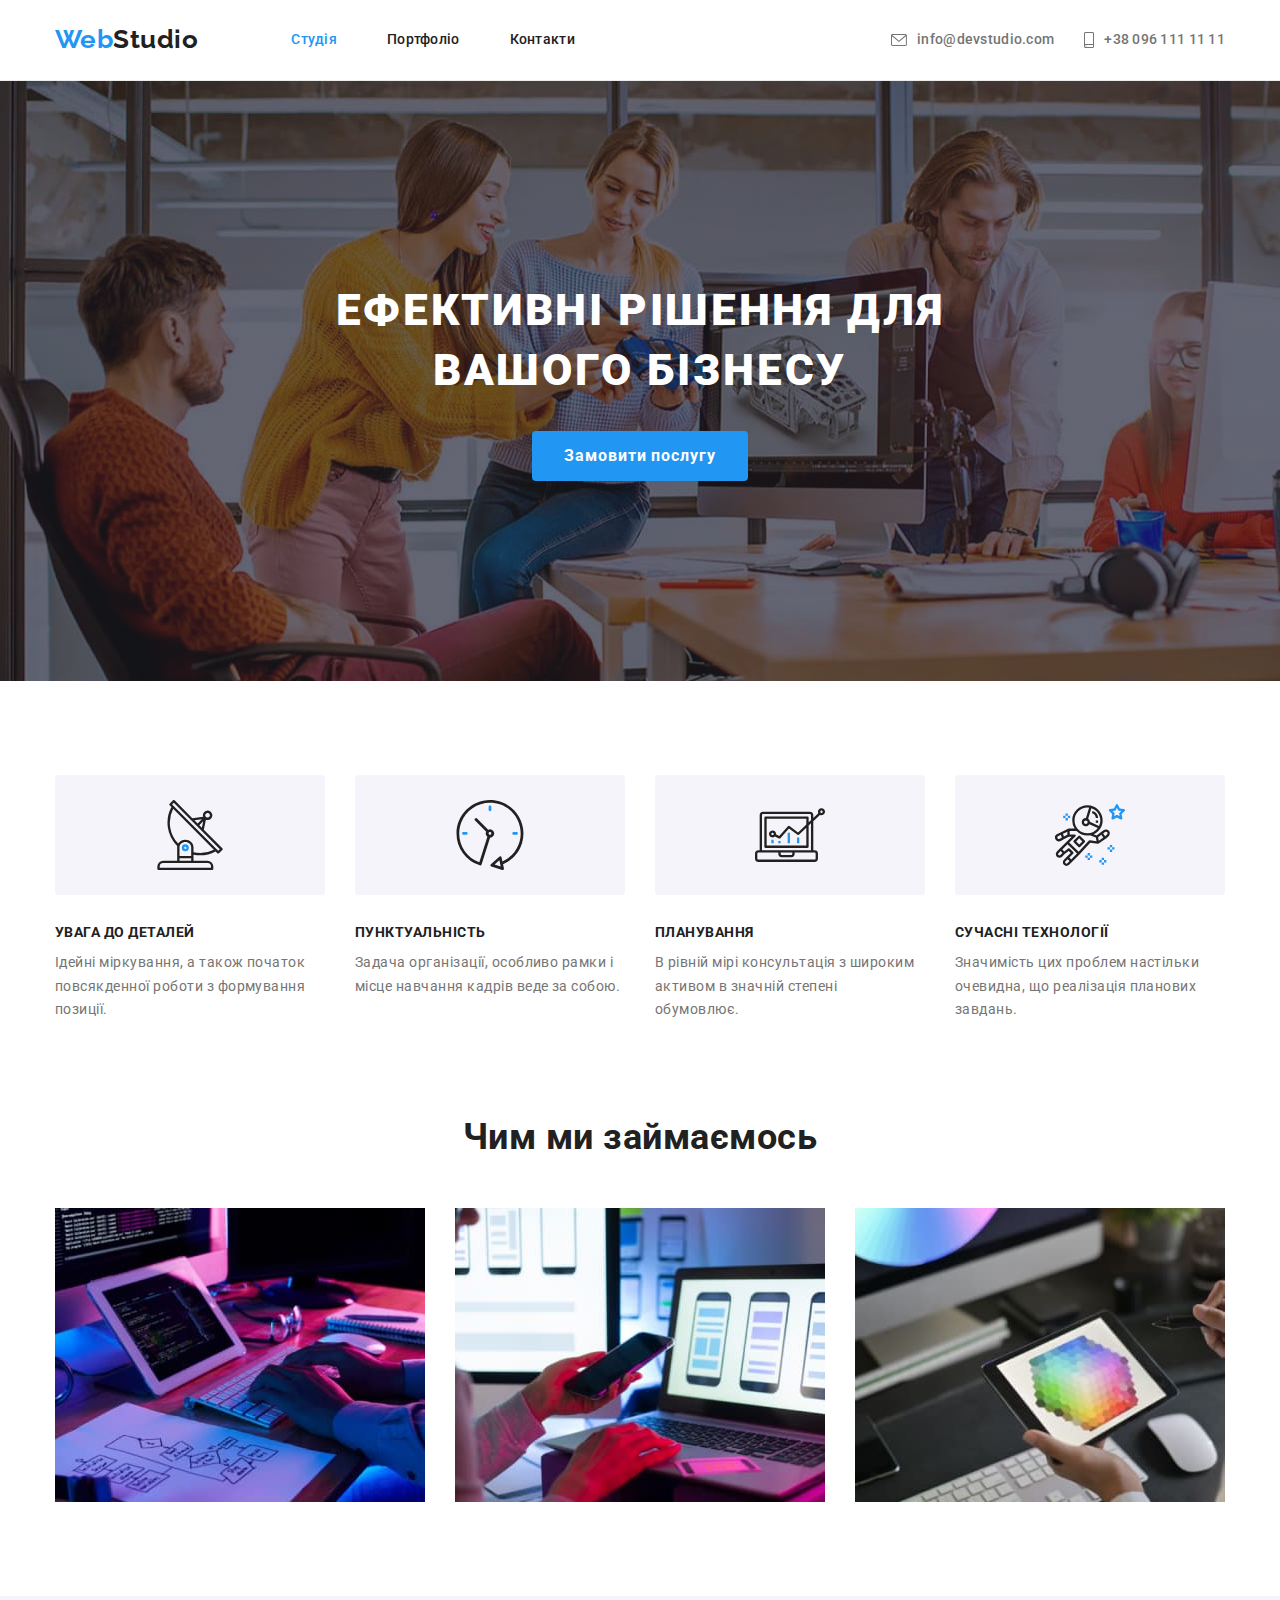
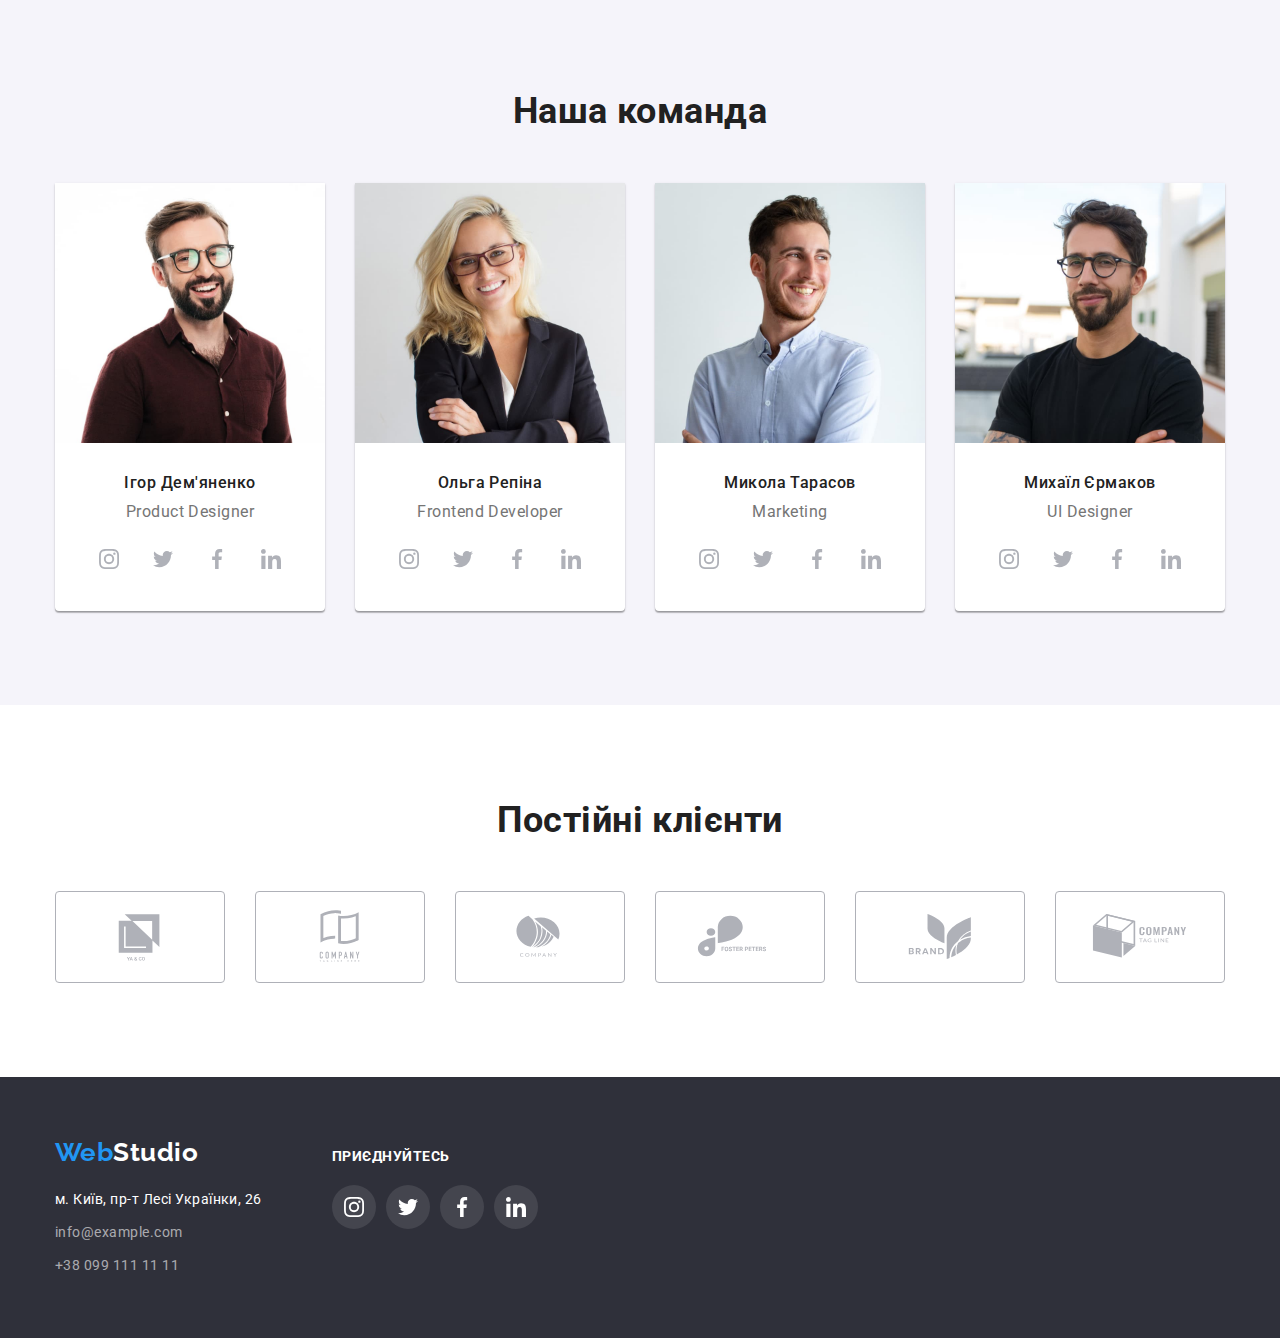
<file: index.html>
<!DOCTYPE html>
<html lang="uk">
  <head>
    <meta charset="UTF-8" />
    <meta http-equiv="X-UA-Compatible" content="IE=edge" />
    <meta name="viewport" content="width=device-width, initial-scale=1.0" />
    <title>WebStudio</title>
    <link rel="preconnect" href="https://fonts.googleapis.com" />
    <link rel="preconnect" href="https://fonts.gstatic.com" crossorigin />
    <link
      href="https://fonts.googleapis.com/css2?family=Raleway:wght@700&family=Roboto:wght@400;500;700;900&display=swap"
      rel="stylesheet"
    />
    <link
      rel="stylesheet"
      href="https://cdnjs.cloudflare.com/ajax/libs/modern-normalize/1.1.0/modern-normalize.min.css"
    />
    <link rel="stylesheet" href="./css/styles.css" />
  </head>

  <body>
    <header class="header">
      <div class="container">
        <nav class="nav-header">
          <a href="/" lang="en" class="logo link"> <span class="web">Web</span>Studio </a>

          <ul class="nav-list">
            <li class="item">
              <a class="nav-link link current" href="">Студія</a>
            </li>
            <li class="item">
              <a class="nav-link link" href="./portfolio.html">Портфоліо</a>
            </li>
            <li class="item">
              <a class="nav-link link" href="">Контакти</a>
            </li>
          </ul>
        </nav>
        <ul class="address-list">
          <li class="item">
            <a
              class="address link"
              href="mail:info@devstudio.com"
              target="_blank"
              rel="noopener noreferrer"
            >
              <svg class="adress-list-icon" width="16" height="12">
                <use href="./image/icons.svg#envelope"></use>
              </svg>
              info@devstudio.com</a
            >
          </li>
          <li class="item">
            
              <a
                class="address link"
                href="tel:+380961111111"
                target="_blank"
                rel="noopener noreferrer"
              >
                <svg class="adress-list-icon" width="10" height="16">
                  <use href="./image/icons.svg#smartphone"></use>
                </svg>
                +38 096 111 11 11</a
              >
            
          </li>
        </ul>
      </div>
    </header>

    <main>
      <section class="hero">
        <div class="container">
          <h1 class="hero-title">Ефективні рішення для вашого бізнесу</h1>
          <button type="button" class="hero-button">Замовити послугу</button>
        </div>
      </section>

      <section class="section benefits">
        <div class="container">
          <h2 class="visually-hidden">Наші переваги</h2>
          <ul class="benefits-list">
            <li class="benefits-item">
              <div class="benefits-recktangl">
                <svg class="benefits-icon" width="70" height="70">
                  <use href="./image/icons.svg#antenna"></use>
                </svg>
              </div>
              <h3 class="benefits-title">Увага до деталей</h3>
              <p class="benefits-text">
                Ідейні міркування, а також початок повсякденної роботи з формування позиції.
              </p>
            </li>
            <li class="benefits-item">
              <div class="benefits-recktangl">
                <svg class="benefits-icon" width="70" height="70">
                  <use href="./image/icons.svg#clock"></use>
                </svg>
              </div>
              <h3 class="benefits-title">Пунктуальність</h3>
              <p class="benefits-text">
                Задача організації, особливо рамки і місце навчання кадрів веде за собою.
              </p>
            </li>
            <li class="benefits-item">
              <div class="benefits-recktangl">
                <svg class="benefits-icon" width="70" height="70">
                  <use href="./image/icons.svg#diagram"></use>
                </svg>
              </div>
              <h3 class="benefits-title">Планування</h3>
              <p class="benefits-text">
                В рівній мірі консультація з широким активом в значній степені обумовлює.
              </p>
            </li>
            <li class="benefits-item">
              <div class="benefits-recktangl">
                <svg class="benefits-icon" width="70" height="70">
                  <use href="./image/icons.svg#astronaut"></use>
                </svg>
              </div>
              <h3 class="benefits-title">Сучасні технології</h3>
              <p class="benefits-text">
                Значимість цих проблем настільки очевидна, що реалізація планових завдань.
              </p>
            </li>
          </ul>
        </div>
      </section>

      <section class="section services">
        <div class="container">
          <h2 class="services-title">Чим ми займаємось</h2>
          <ul class="services-list">
            <li>
              <img src="./image/services/scheme.jpg" alt="верстка" width="370" height="294" />
            </li>
            <li>
              <img src="./image/services/addition.jpg" alt="розробка" width="370" height="294" />
            </li>
            <li>
              <img src="./image/services/design.jpg" alt="дизайн" width="370" height="294" />
            </li>
          </ul>
        </div>
      </section>

      <section class="section team">
        <div class="container">
          <h2 class="team-title">Наша команда</h2>
          <ul class="team-list">
            <li class="team-item">
              <img
                src="./image/section-team/photo1.jpg"
                alt="дизайнер продукту"
                width="270"
                height="260"
              />
              <div class="team-wrapper">
                <h3 class="team-name">Ігор Дем'яненко</h3>
                <p lang="en" class="team-text">Product Designer</p>
                <ul class="team-social-list">
                  <li class="team-social-item">
                    <a
                      class="team-social-link link"
                      href=""
                      target="_blank"
                      rel="noopener noreferrer"
                    >
                      <svg class="team-icon" width="20" height="20">
                        <use href="./image/icons.svg#instagram"></use>
                      </svg>
                    </a>
                  </li>
                  <li class="team-social-item">
                    <a
                      class="team-social-link link"
                      href=""
                      target="_blank"
                      rel="noopener noreferrer"
                    >
                      <svg class="team-icon" width="20" height="20">
                        <use href="./image/icons.svg#twitter"></use>
                      </svg>
                    </a>
                  </li>
                  <li class="team-social-item">
                    <a
                      class="team-social-link link"
                      href=""
                      target="_blank"
                      rel="noopener noreferrer"
                    >
                      <svg class="team-icon" width="20" height="20">
                        <use href="./image/icons.svg#facebook"></use>
                      </svg>
                    </a>
                  </li>
                  <li class="team-social-item">
                    <a
                      class="team-social-link link"
                      href=""
                      target="_blank"
                      rel="noopener noreferrer"
                    >
                      <svg class="team-icon" width="20" height="20">
                        <use href="./image/icons.svg#linkedin"></use>
                      </svg>
                    </a>
                  </li>
                </ul>
              </div>
            </li>
            <li class="team-item">
              <img src="./image/section-team/photo2.jpg" alt="фронтенд" width="270" height="260" />
              <div class="team-wrapper">
                <h3 class="team-name">Ольга Репіна</h3>
                <p lang="en" class="team-text">Frontend Developer</p>
                <ul class="team-social-list">
                  <li class="team-social-item">
                    <a
                      class="team-social-link link"
                      href=""
                      target="_blank"
                      rel="noopener noreferrer"
                    >
                      <svg class="team-icon" width="20" height="20">
                        <use href="./image/icons.svg#instagram"></use>
                      </svg>
                    </a>
                  </li>
                  <li class="team-social-item">
                    <a
                      class="team-social-link link"
                      href=""
                      target="_blank"
                      rel="noopener noreferrer"
                    >
                      <svg class="team-icon" width="20" height="20">
                        <use href="./image/icons.svg#twitter"></use>
                      </svg>
                    </a>
                  </li>
                  <li class="team-social-item">
                    <a
                      class="team-social-link link"
                      href=""
                      target="_blank"
                      rel="noopener noreferrer"
                    >
                      <svg class="team-icon" width="20" height="20">
                        <use href="./image/icons.svg#facebook"></use>
                      </svg>
                    </a>
                  </li>
                  <li class="team-social-item">
                    <a
                      class="team-social-link link"
                      href=""
                      target="_blank"
                      rel="noopener noreferrer"
                    >
                      <svg class="team-icon" width="20" height="20">
                        <use href="./image/icons.svg#linkedin"></use>
                      </svg>
                    </a>
                  </li>
                </ul>
              </div>
            </li>
            <li class="team-item">
              <img
                src="./image/section-team/photo3.jpg"
                alt="маркетолог"
                width="270"
                height="260"
              />
              <div class="team-wrapper">
                <h3 class="team-name">Микола Тарасов</h3>
                <p lang="en" class="team-text">Marketing</p>
                <ul class="team-social-list">
                  <li class="team-social-item">
                    <a
                      class="team-social-link link"
                      href=""
                      target="_blank"
                      rel="noopener noreferrer"
                    >
                      <svg class="team-icon" width="20" height="20">
                        <use href="./image/icons.svg#instagram"></use>
                      </svg>
                    </a>
                  </li>
                  <li class="team-social-item">
                    <a
                      class="team-social-link link"
                      href=""
                      target="_blank"
                      rel="noopener noreferrer"
                    >
                      <svg class="team-icon" width="20" height="20">
                        <use href="./image/icons.svg#twitter"></use>
                      </svg>
                    </a>
                  </li>
                  <li class="team-social-item">
                    <a
                      class="team-social-link link"
                      href=""
                      target="_blank"
                      rel="noopener noreferrer"
                    >
                      <svg class="team-icon" width="20" height="20">
                        <use href="./image/icons.svg#facebook"></use>
                      </svg>
                    </a>
                  </li>
                  <li class="team-social-item">
                    <a
                      class="team-social-link link"
                      href=""
                      target="_blank"
                      rel="noopener noreferrer"
                    >
                      <svg class="team-icon" width="20" height="20">
                        <use href="./image/icons.svg#linkedin"></use>
                      </svg>
                    </a>
                  </li>
                </ul>
              </div>
            </li>
            <li class="team-item">
              <img src="./image/section-team/photo4.jpg" alt="дизайнер" width="270" height="260" />
              <div class="team-wrapper">
                <h3 class="team-name">Михаїл Єрмаков</h3>
                <p lang="en" class="team-text">UI Designer</p>
                <ul class="team-social-list">
                  <li class="team-social-item">
                    <a
                      class="team-social-link link"
                      href=""
                      target="_blank"
                      rel="noopener noreferrer"
                    >
                      <svg class="team-icon" width="20" height="20">
                        <use href="./image/icons.svg#instagram"></use>
                      </svg>
                    </a>
                  </li>
                  <li class="team-social-item">
                    <a
                      class="team-social-link link"
                      href=""
                      target="_blank"
                      rel="noopener noreferrer"
                    >
                      <svg class="team-icon" width="20" height="20">
                        <use href="./image/icons.svg#twitter"></use>
                      </svg>
                    </a>
                  </li>
                  <li class="team-social-item">
                    <a
                      class="team-social-link link"
                      href=""
                      target="_blank"
                      rel="noopener noreferrer"
                    >
                      <svg class="team-icon" width="20" height="20">
                        <use href="./image/icons.svg#facebook"></use>
                      </svg>
                    </a>
                  </li>
                  <li class="team-social-item">
                    <a
                      class="team-social-link link"
                      href=""
                      target="_blank"
                      rel="noopener noreferrer"
                    >
                      <svg class="team-icon" width="20" height="20">
                        <use href="./image/icons.svg#linkedin"></use>
                      </svg>
                    </a>
                  </li>
                </ul>
              </div>
            </li>
          </ul>
        </div>
      </section>

      <section class="section client">
        <div class="container">
          <h2 class="client-title">Постійні клієнти</h2>
          <ul class="client-list">
            <li class="client-item">
              <a class="client-link" href="" target="_blank" rel="noopener noreferrer">
                <svg class="client-logo" width="106" height="60">
                  <use href="./image/icons.svg#client-1"></use>
                </svg>
              </a>
            </li>
            <li class="client-item">
              <a class="client-link" href="" target="_blank" rel="noopener noreferrer">
                <svg class="client-logo" width="106" height="60">
                  <use href="./image/icons.svg#client-2"></use>
                </svg>
              </a>
            </li>
            <li class="client-item">
              <a class="client-link" href="" target="_blank" rel="noopener noreferrer">
                <svg class="client-logo" width="106" height="60">
                  <use href="./image/icons.svg#client-3"></use>
                </svg>
              </a>
            </li>
            <li class="client-item">
              <a class="client-link" href="" target="_blank" rel="noopener noreferrer">
                <svg class="client-logo" width="106" height="60">
                  <use href="./image/icons.svg#client-4"></use>
                </svg>
              </a>
            </li>
            <li class="client-item">
              <a class="client-link" href="" target="_blank" rel="noopener noreferrer">
                <svg class="client-logo" width="106" height="60">
                  <use href="./image/icons.svg#client-5"></use>
                </svg>
              </a>
            </li>
            <li class="client-item">
              <a class="client-link" href="" target="_blank" rel="noopener noreferrer">
                <svg class="client-logo" width="106" height="60">
                  <use href="./image/icons.svg#client-6"></use>
                </svg>
              </a>
            </li>
          </ul>
        </div>
      </section>
    </main>

    <footer class="page-footer">
      <div class="container">
        <div class="footer-contact">
          <a class="logo footer link" href="/" lang="en"><span class="web">Web</span>Studio </a>
          <address class="contact">
            <ul class="contact-list">
              <li class="map contact-item">м. Київ, пр-т Лесі Українки, 26</li>
              <li class="contact-item">
                <a
                  class="contact-link link"
                  href="info@example.com"
                  target="_blank"
                  rel="noopener noreferrer"
                  >info@example.com</a
                >
              </li>
              <li class="contact-item">
                <a
                  class="contact-link link"
                  href="+380991111111"
                  target="_blank"
                  rel="noopener noreferrer"
                  >+38 099 111 11 11</a
                >
              </li>
            </ul>
          </address>
        </div>

        <div class="footer-social">
          <h2 class="footer-title">Приєднуйтесь</h2>
          <ul class="footer-social-list">
            <li class="footer-social-item">
              <a class="footer-social-link link" href="" target="_blank" rel="noopener noreferrer">
                <svg class="footer-icon" width="20" height="20">
                  <use href="./image/icons.svg#instagram"></use>
                </svg>
              </a>
            </li>
            <li class="footer-social-item">
              <a class="footer-social-link link" href="" target="_blank" rel="noopener noreferrer">
                <svg class="footer-icon" width="20" height="20">
                  <use href="./image/icons.svg#twitter"></use>
                </svg>
              </a>
            </li>
            <li class="footer-social-item">
              <a class="footer-social-link link" href="" target="_blank" rel="noopener noreferrer">
                <svg class="footer-icon" width="20" height="20">
                  <use href="./image/icons.svg#facebook"></use>
                </svg>
              </a>
            </li>
            <li class="footer-social-item">
              <a class="footer-social-link link" href="" target="_blank" rel="noopener noreferrer">
                <svg class="footer-icon" width="20" height="20">
                  <use href="./image/icons.svg#linkedin"></use>
                </svg>
              </a>
            </li>
          </ul>
        </div>
      </div>
    </footer>
  </body>
</html>
</file>
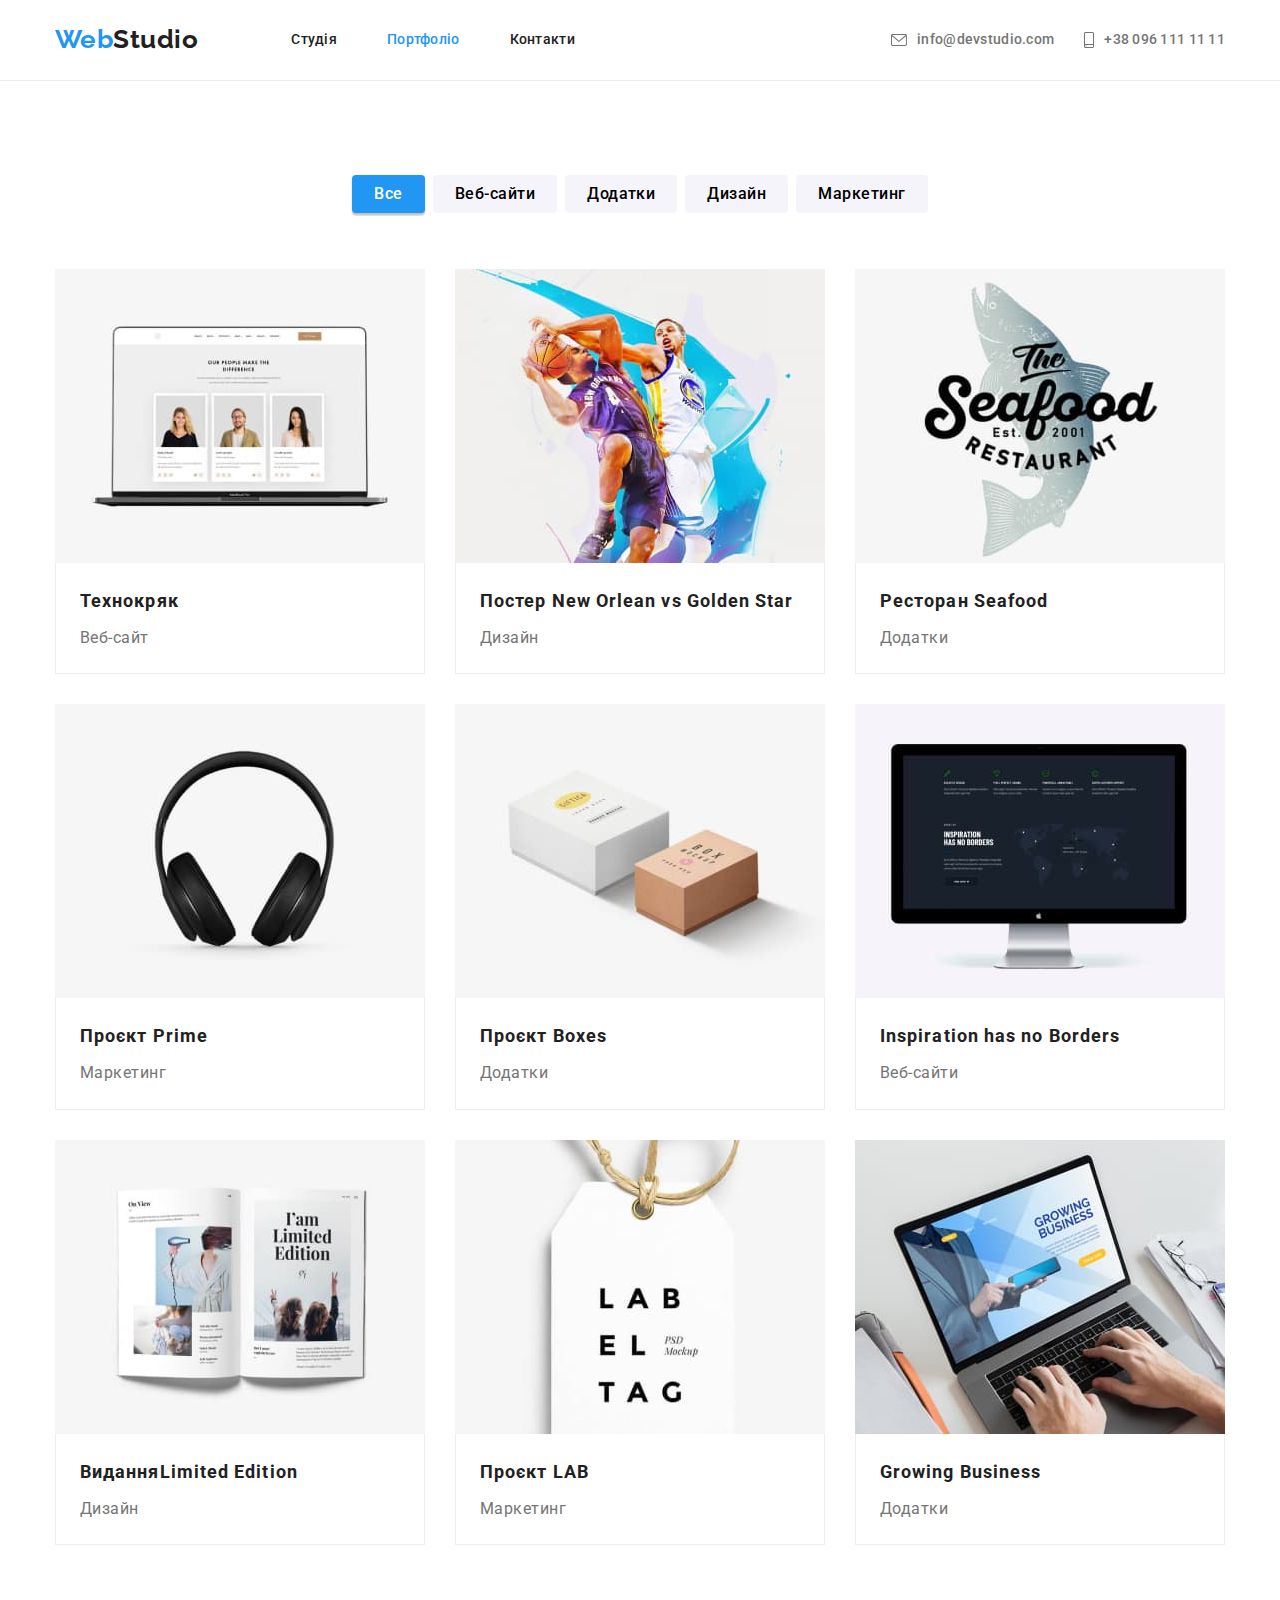
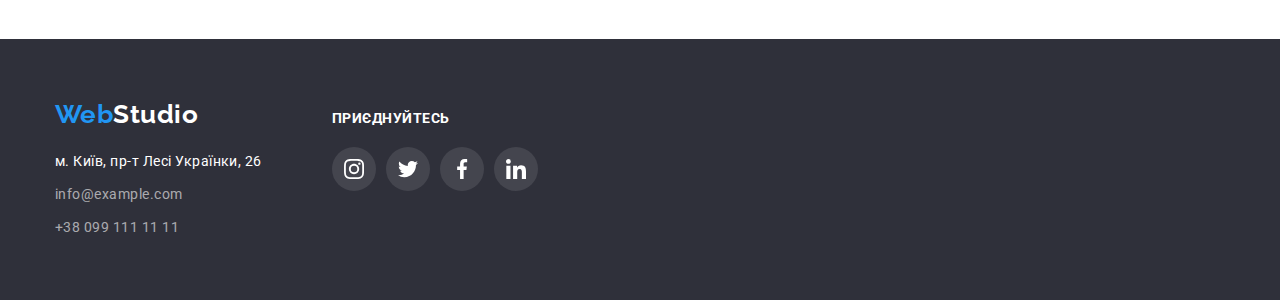
<file: portfolio.html>
<!DOCTYPE html>
<html lang="uk">
  <head>
    <meta charset="UTF-8" />
    <meta http-equiv="X-UA-Compatible" content="IE=edge" />
    <meta name="viewport" content="width=device-width, initial-scale=1.0" />
    <title>WebStudio</title>
    <link rel="preconnect" href="https://fonts.googleapis.com" />
    <link rel="preconnect" href="https://fonts.gstatic.com" crossorigin />
    <link
      href="https://fonts.googleapis.com/css2?family=Raleway:wght@700&family=Roboto:wght@400;500;700;900&display=swap"
      rel="stylesheet"
    />
    <link
      rel="stylesheet"
      href="https://cdnjs.cloudflare.com/ajax/libs/modern-normalize/1.1.0/modern-normalize.min.css"
    />

    <link rel="stylesheet" href="./css/styles.css" />
  </head>

  <body>
    <header class="header">
      <div class="container">
        <nav class="nav-header">
          <a href="/" lang="en" class="logo link"> <span class="web">Web</span>Studio </a>

          <ul class="nav-list">
            <li class="item">
              <a class="link" href="">Студія</a>
            </li>
            <li class="item">
              <a class="link current" href="./portfolio.html">Портфоліо</a>
            </li>
            <li class="item">
              <a class="link" href="">Контакти</a>
            </li>
          </ul>
        </nav>
        <ul class="address-list">
          <li class="item">
            <a
              class="address link"
              href="mail:info@devstudio.com"
              target="_blank"
              rel="noopener noreferrer"
            >
              <svg class="adress-list-icon" width="16" height="12">
                <use href="./image/icons.svg#envelope"></use>
              </svg>
              info@devstudio.com</a
            >
          </li>
          <li class="item">
            <div class="header-adress">
              <a
                class="address link"
                href="tel:+380961111111"
                target="_blank"
                rel="noopener noreferrer"
              >
                <svg class="adress-list-icon" width="10" height="16">
                  <use href="./image/icons.svg#smartphone"></use>
                </svg>
                +38 096 111 11 11</a
              >
            </div>
          </li>
        </ul>
      </div>
    </header>
    <main>
      <section class="section">
        <div class="container">
          <h1 class="visually-hidden">Наші роботи</h1>
          <ul class="btn-list">
            <li class="btn-item">
              <button class="filter active-btn" type="button">Все</button>
            </li>
            <li class="btn-item">
              <button class="filter" type="button">Веб-сайти</button>
            </li>
            <li class="btn-item">
              <button class="filter" type="button">Додатки</button>
            </li>
            <li class="btn-item">
              <button class="filter" type="button">Дизайн</button>
            </li>
            <li class="btn-item">
              <button class="filter" type="button">Маркетинг</button>
            </li>
          </ul>
          <ul class="portfolio-list">
            <li class="portfolio-item">
              <a class="portfolio-link link" href="">
                <img
                  src="./image/portfolio/technocrack.jpg"
                  alt="Сторінка веб-сайту"
                  width="370"
                  height="294"
                />
                <div class="portfolio-text">
                  <h2 class="portfolio-title">Технокряк</h2>
                  <p class="portfolio-filter">Веб-сайт</p>
                </div>
              </a>
            </li>
            <li class="portfolio-item">
              <a class="portfolio-link link" href="">
                <img
                  src="./image/portfolio/poster.jpg"
                  alt="Дизайн постеру"
                  width="370"
                  height="294"
                />
                <div class="portfolio-text">
                  <h2 class="portfolio-title">
                    Постер <span lang="en">New Orlean vs Golden Star</span>
                  </h2>
                  <p class="portfolio-filter">Дизайн</p>
                </div>
              </a>
            </li>
            <li class="portfolio-item">
              <a class="portfolio-link link" href="">
                <img
                  src="./image/portfolio/seafood.jpg"
                  alt="Додаток для ресторану"
                  width="370"
                  height="294"
                />
                <div class="portfolio-text">
                  <h2 class="portfolio-title">Ресторан <span lang="en">Seafood</span></h2>
                  <p class="portfolio-filter">Додатки</p>
                </div>
              </a>
            </li>
            <li class="portfolio-item">
              <a class="portfolio-link link" href="">
                <img
                  src="./image/portfolio/project-prime.jpg"
                  alt="Навушнки"
                  width="370"
                  height="294"
                />
                <div class="portfolio-text">
                  <h2 class="portfolio-title">Проєкт <span lang="en">Prime</span></h2>
                  <p class="portfolio-filter">Маркетинг</p>
                </div>
              </a>
            </li>
            <li class="portfolio-item">
              <a class="portfolio-link link" href="">
                <img
                  src="./image/portfolio/project-boxes.jpg"
                  alt="Коробки"
                  width="370"
                  height="294"
                />
                <div class="portfolio-text">
                  <h2 class="portfolio-title">Проєкт <span lang="en">Boxes</span></h2>
                  <p class="portfolio-filter">Додатки</p>
                </div>
              </a>
            </li>
            <li class="portfolio-item">
              <a class="portfolio-link link" href="">
                <img
                  src="./image/portfolio/inspiration.jpg"
                  alt="Монітор"
                  width="370"
                  height="294"
                />
                <div class="portfolio-text">
                  <h2 class="portfolio-title" lang="en">Inspiration has no Borders</h2>
                  <p class="portfolio-filter">Веб-сайти</p>
                </div>
              </a>
            </li>
            <li class="portfolio-item">
              <a class="portfolio-link link" href="">
                <img
                  src="./image/portfolio/limited-edition.jpg"
                  alt="Відкрита книга"
                  width="370"
                  height="294"
                />
                <div class="portfolio-text">
                  <h2 class="portfolio-title">Видання<span lang="en">Limited Edition</span></h2>
                  <p class="portfolio-filter">Дизайн</p>
                </div>
              </a>
            </li>
            <li class="portfolio-item">
              <a class="portfolio-link link" href="">
                <img
                  src="./image/portfolio/project-lab.jpg"
                  alt="Етикетка"
                  width="370"
                  height="294"
                />
                <div class="portfolio-text">
                  <h2 class="portfolio-title">Проєкт <span lang="en">LAB</span></h2>
                  <p class="portfolio-filter">Маркетинг</p>
                </div>
              </a>
            </li>
            <li class="portfolio-item">
              <a class="portfolio-link link" href="">
                <img
                  src="./image/portfolio/growing-business.jpg"
                  alt="Ноутбук"
                  width="370"
                  height="294"
                />
                <div class="portfolio-text">
                  <h2 class="portfolio-title" lang="en">Growing Business</h2>
                  <p class="portfolio-filter">Додатки</p>
                </div>
              </a>
            </li>
          </ul>
        </div>
      </section>
    </main>

    <footer class="page-footer">
      <div class="container">
        <div class="footer-contact">
          <a class="logo footer link" href="/" lang="en"><span class="web">Web</span>Studio </a>
          <address class="contact">
            <ul class="contact-list">
              <li class="map contact-item">м. Київ, пр-т Лесі Українки, 26</li>
              <li class="contact-item">
                <a
                  class="contact-link link"
                  href="info@example.com"
                  target="_blank"
                  rel="noopener noreferrer"
                  >info@example.com</a
                >
              </li>
              <li class="contact-item">
                <a
                  class="contact-link link"
                  href="+380991111111"
                  target="_blank"
                  rel="noopener noreferrer"
                  >+38 099 111 11 11</a
                >
              </li>
            </ul>
          </address>
        </div>

        <div class="footer-social">
          <h2 class="footer-title">Приєднуйтесь</h2>
          <ul class="footer-social-list">
            <li class="footer-social-item">
              <a class="footer-social-link link" href="" target="_blank" rel="noopener noreferrer">
                <svg class="footer-icon" width="20" height="20">
                  <use href="./image/icons.svg#instagram"></use>
                </svg>
              </a>
            </li>
            <li class="footer-social-item">
              <a class="footer-social-link link" href="" target="_blank" rel="noopener noreferrer">
                <svg class="footer-icon" width="20" height="20">
                  <use href="./image/icons.svg#twitter"></use>
                </svg>
              </a>
            </li>
            <li class="footer-social-item">
              <a class="footer-social-link link" href="" target="_blank" rel="noopener noreferrer">
                <svg class="footer-icon" width="20" height="20">
                  <use href="./image/icons.svg#facebook"></use>
                </svg>
              </a>
            </li>
            <li class="footer-social-item">
              <a class="footer-social-link link" href="" target="_blank" rel="noopener noreferrer">
                <svg class="footer-icon" width="20" height="20">
                  <use href="./image/icons.svg#linkedin"></use>
                </svg>
              </a>
            </li>
          </ul>
        </div>
      </div>
    </footer>
  </body>
</html>
</file>
<file: css/styles.css>
/* Змінні для кольорів */
:root {
  --white: #ffffff;
  --background-accent: #2f303a;
  --background-grey: #f5f4fa;
  --text-color-main: #212121;
  --text-color: #757575;
  --accent-text-color: #2196f3;
  --adress-color: rgba(255, 255, 255, 0.6);
  --button-hover: #188ce8;
  --border-portfolio: #eeeeee;
  --icons-color: #afb1b8;
}

/* Колір і шрифт для body */

body {
  background-color: var(--white);
  color: var(--text-color-main);
  font-family: 'Roboto', sans-serif;
  letter-spacing: 0.03em;
}

ul,
ol {
  margin: 0;
  padding: 0;
  list-style: none;
}

h1,
h2,
h3,
p {
  margin: 0;
}

.link {
  text-decoration: none;
}

.container {
  width: 1200px;
  padding-left: 15px;
  padding-right: 15px;
  margin-left: auto;
  margin-right: auto;
}

.section {
  padding-top: 94px;
  padding-bottom: 94px;
}

.visually-hidden {
  position: absolute;
  width: 1px;
  height: 1px;
  margin: -1px;
  border: 0;
  padding: 0;

  white-space: nowrap;
  clip-path: inset(100%);
  clip: rect(0 0 0 0);
  overflow: hidden;
}

/* Стилізація header */
/* logo */

.header {
  border-bottom: 1px solid #ececec;
}

.logo {
  margin-right: 93px;

  color: var(--text-color-main);
  font-family: 'Raleway', sans-serif;
  font-weight: 700;
  font-size: 26px;
  line-height: 1.2;
}

.logo .web {
  color: var(--accent-text-color);
}

/* Посилання по сайту */
.header .container {
  display: flex;
  align-items: center;
}

.nav-header {
  display: flex;
  align-items: center;
}

.nav-list {
  display: flex;

  font-weight: 500;
  font-size: 14px;
  line-height: 1.14;
  letter-spacing: 0.02em;
}

.nav-list .item + .item {
  margin-left: 50px;
}

.nav-list .link {
  display: block;
  padding-top: 32px;
  padding-bottom: 32px;

  color: var(--text-color-main);
}

.nav-list .link.current {
  color: var(--accent-text-color);
}

.nav-link:hover,
.nav-link:focus {
  color: var(--accent-text-color);
}

.address.link {
  display: flex;
  align-items: center;

  color: var(--text-color);
  font-weight: 500;
  font-size: 14px;
  line-height: 1.14;
  letter-spacing: 0.02em;
}

.address:hover,
.address:focus {
  color: var(--accent-text-color);
}

.address-list {
  display: flex;
  margin-left: auto;
}

.address-list .item + .item {
  margin-left: 30px;
}

.adress-list-icon {
  fill: currentColor;

  margin-right: 10px;
}

/* hero */

.hero {
  max-width: 1600px;
  padding: 200px 0;
  background-color: var(--background-accent);

  text-align: center;

  background-image: linear-gradient(to right, rgba(47, 48, 58, 0.4), rgba(47, 48, 58, 0.4)),
    url('../image/hero/team-hero.jpg');

  background-repeat: no-repeat;

  margin-left: auto;
  margin-right: auto;
}

.hero-title {
  width: 696px;
  margin: 0 auto;
  margin-bottom: 30px;

  color: var(--white);
  font-weight: 900;
  font-size: 44px;
  line-height: 1.36;
  letter-spacing: 0.06em;
  text-transform: uppercase;
}

.hero-button {
  display: inline-block;

  min-width: 200px;
  height: 50px;

  background-color: var(--accent-text-color);
  color: var(--white);
  border: none;
  border-radius: 4px;
  padding: 10px 32px;

  cursor: pointer;

  font-family: inherit;
  font-weight: 700;
  font-size: 16px;
  line-height: 1.88;
  letter-spacing: 0.06em;
}

.hero-button:hover,
.hero-button:focus {
  background-color: var(--button-hover);
  border: none;
}

/* Наші переваги */

.benefits-recktangl {
  display: flex;
  align-items: center;
  justify-content: center;
  width: 270px;
  height: 120px;
  background-color: var(--background-grey);
  border-radius: 4px;
  margin-bottom: 30px;
}

img {
  display: block;
}

.section.benefits {
  padding-bottom: 0;
}

.benefits-list {
  display: flex;
  justify-content: space-between;
}

.benefits-item {
  width: 270px;
}

.benefits-item + .benefits-item {
  margin-left: 30px;
}

.benefits-title {
  margin-bottom: 10px;
  font-size: 14px;
  line-height: 1.14;
  text-transform: uppercase;
}

.benefits-text {
  color: var(--text-color);
  font-size: 14px;
  line-height: 1.71;
}

/* Чим ми займаємось */
.services-title {
  margin-bottom: 50px;

  font-size: 36px;
  line-height: 1.17;
  text-align: center;
}

.services-list {
  display: flex;
  justify-content: space-between;
}

/* Наша команда */
.section.team {
  background-color: var(--background-grey);
}

.team-list {
  display: flex;
}

.team-item {
  border-bottom-right-radius: 4px;
  border-bottom-left-radius: 4px;
  background-color: var(--white);

  box-shadow: 0px 2px 1px rgba(0, 0, 0, 0.2), 0px 1px 1px rgba(0, 0, 0, 0.14),
    0px 1px 3px rgba(0, 0, 0, 0.12);
}

.team-item + .team-item {
  margin-left: 30px;
}

.team-title {
  margin-bottom: 50px;

  text-align: center;

  font-size: 36px;
  line-height: 1.17;
}

.team-wrapper {
  padding: 30px 32px;
}

.team-text {
  margin-bottom: 16px;
  color: var(--text-color);
  font-size: 16px;
  line-height: 1.2;
  text-align: center;
}

.team-name {
  margin-bottom: 10px;
  font-weight: 500;
  font-size: 16px;
  line-height: 1.2;
  text-align: center;
}

.team-social-list {
  display: flex;
  justify-content: space-between;
}

.team-social-link {
  display: flex;
  align-items: center;
  justify-content: center;

  width: 44px;
  height: 44px;

  color: var(--icons-color);
}

.team-social-link:hover,
.team-social-link:focus {
  border-radius: 50%;
  color: var(--white);
  background-color: var(--accent-text-color);
}

.team-icon {
  fill: currentColor;
}

/* Постійні клієнти */

.client-title {
  margin-bottom: 50px;

  text-align: center;

  font-size: 36px;
  line-height: 1.17;
}

.client-list {
  display: flex;
  gap: 30px;
}

.client-link {
  display: flex;
  align-items: center;
  justify-content: center;

  width: 170px;
  height: 92px;
  border-radius: 4px;

  color: var(--icons-color);
  border: 1px solid var(--icons-color);
}

.client-link:hover,
.client-link:focus {
  border: 1px solid var(--accent-text-color);
  color: var(--accent-text-color);
}

.client-logo {
  fill: currentColor;
}

/* footer */

.page-footer {
  padding: 60px 0;
  background-color: var(--background-accent);
}

.contact {
  font-style: inherit;
}

.contact-item:not(:last-child) {
  margin-bottom: 9px;
}

.contact-list .map {
  font-size: 14px;
  line-height: 1.71;
  color: var(--white);
}

.logo.footer {
  display: inline-block;
  margin-bottom: 20px;
  margin-right: 0;
  color: var(--white);
}

.contact-link {
  color: var(--adress-color);
  text-decoration: none;
  font-size: 14px;
  line-height: 1.71;
  vertical-align: top;
}

.contact-link:hover,
.contact-link:focus {
  color: var(--accent-text-color);
}

.footer-title {
  margin-bottom: 20px;

  color: var(--white);
  text-transform: uppercase;

  font-size: 14px;
  line-height: 1.14;
}

.footer-social-list {
  display: flex;
  align-items: center;
  gap: 10px;
}

.footer-social-link {
  display: flex;
  align-items: center;
  justify-content: center;

  width: 44px;
  height: 44px;
  border-radius: 50%;

  background-color: rgba(255, 255, 255, 0.1);
  color: var(--white);
}

.footer-social-link:hover,
.footer-social-link:focus {
  background-color: var(--accent-text-color);
}

.footer-icon {
  fill: currentColor;
}

.page-footer .container {
  display: flex;
  gap: 70px;
  align-items: baseline;
}

/* Сторінка портфоліо */
/* Кнопки-фільтр */

.btn-list {
  display: flex;

  justify-content: center;
}

.btn-item + .btn-item {
  margin-left: 8px;
}

.btn-list .filter {
  padding: 6px 22px;
  background-color: var(--background-grey);
  border: none;
  border-radius: 4px;

  cursor: pointer;

  font-family: inherit;
  font-weight: 500;
  font-size: 16px;
  line-height: 1.62;
  letter-spacing: 0.03em;
}

.filter.active-btn {
  background-color: var(--accent-text-color);
  color: var(--white);

  box-shadow: 0px 2px 2px rgba(0, 0, 0, 0.12), 0px 1px 2px rgba(0, 0, 0, 0.08),
    0px 3px 1px rgba(0, 0, 0, 0.1);
}

.btn-list .filter:hover,
.btn-list .filter:focus {
  background-color: var(--accent-text-color);
  color: var(--white);

  box-shadow: 0px 2px 2px rgba(0, 0, 0, 0.12), 0px 1px 2px rgba(0, 0, 0, 0.08),
    0px 3px 1px rgba(0, 0, 0, 0.1);
}

.portfolio-list {
  display: flex;
  flex-wrap: wrap;
  gap: 30px;

  margin-top: 56px;
}

.portfolio-item {
  flex-basis: calc((100% - 60px) / 3);
}

.portfolio-link {
  display: block;
}

.portfolio-link:hover,
.portfolio-link:focus {
  box-shadow: 1px 4px 6px rgba(0, 0, 0, 0.16), 0px 4px 4px rgba(0, 0, 0, 0.06),
    0px 1px 1px rgba(0, 0, 0, 0.12);
}


.portfolio-title {
  margin-bottom: 4px;
  font-size: 18px;
  line-height: 2;
  letter-spacing: 0.06em;
  color: var(--text-color-main);
}

.portfolio-filter {
  color: var(--text-color);
  font-size: 16px;
  line-height: 1.9;
}

.portfolio-text {
  padding: 20px 24px;

  border: 1px solid var(--border-portfolio);
  border-top: none;
}
</file>
